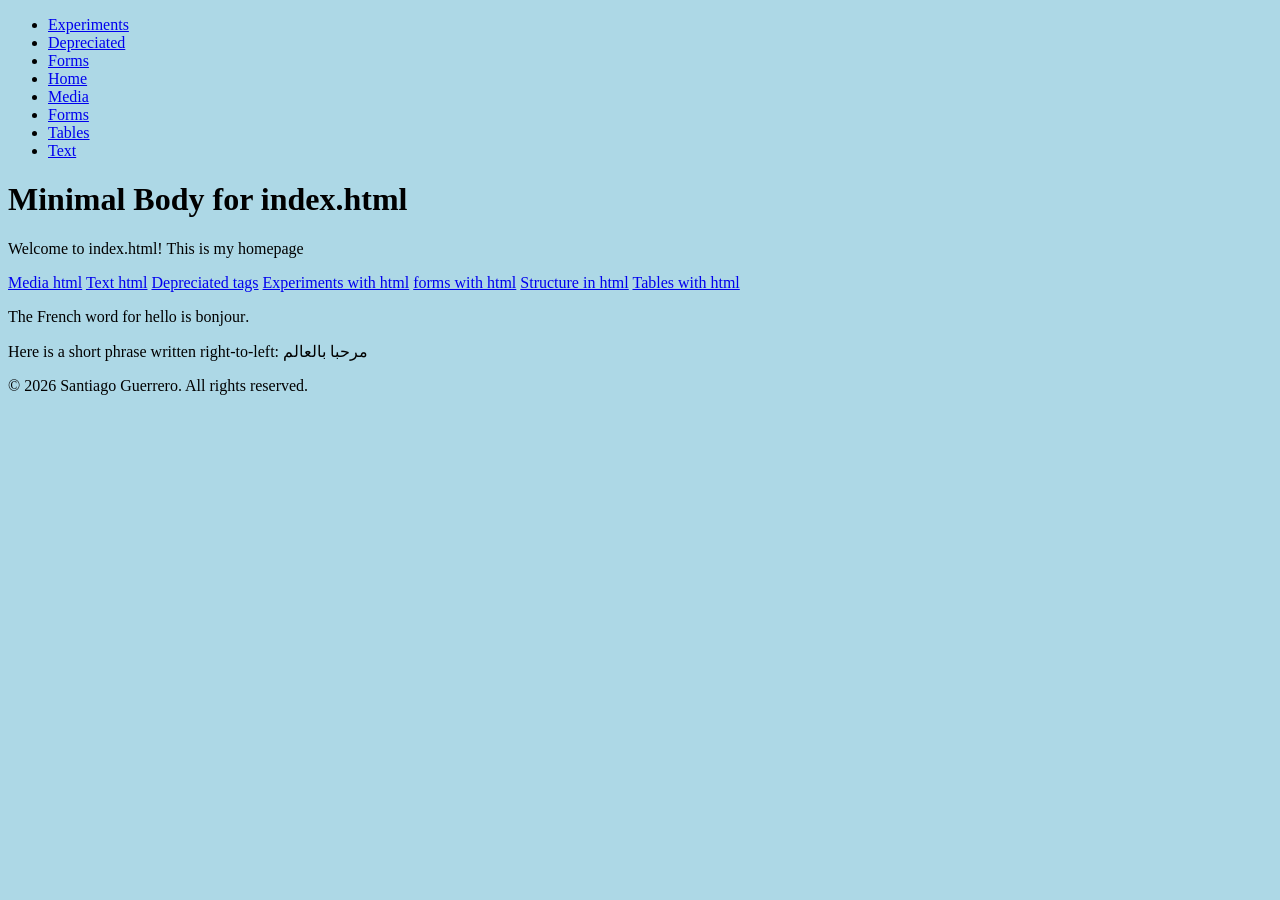
<file: html-reference/index.html>
<!DOCTYPE html>
<html lang="en">
<head>
    <meta charset="UTF-8">
    <meta name="description" content="A website page that focuses of exploring Document Metadata and Page Shell">
    <meta name="viewport" content="width=device-width, initial-scale=1.0">
    <meta name="author" content="Santiago Guerrero">
    <meta http-equiv="X-UA-Compatible" content="IE=edge">
    <meta name="keywords" content="HTML, web development, CSS, JavaScript, meta">
    <base href = http://127.0.0.1:5500/>
    <link rel="stylesheet" href="styles.css">
    <link rel="icon" href="/assets/favicon.png">
    <link rel="canonical" href="https://html-reference.com/index">
    
    <title> Document Metadata and Page Shell </title>

    <link rel="stylesheet" href="styles.css">

    <style>
        body {
            background-color: lightblue;
        }
    </style>

    


</head>

<body>  
    <header>
        <nav>
            <ul>
                <li><a href="experiments.html">Experiments</a></li>
                <li><a href="deprecated.html">Depreciated</a></li>
                <li><a href="forms.html">Forms</a></li>
                <li><a href="index.html">Home</a></li>
                <li><a href="media.html">Media</a></li>
                <li><a href="structured.html">Forms</a></li>
                <li><a href="tables.html">Tables</a></li>
                <li><a href="text.html">Text</a></li>
            </ul>
        </nav>
        <h1>Minimal Body for index.html</h1>
        <p>Welcome to index.html! This is my homepage</p>
        <nav>
            <a href="media.html">Media html</a>
            <a href="text.html">Text html</a>
            <a href="depreciated.html">Depreciated tags</a>
            <a href="experiments.html">Experiments with html</a>
            <a href="forms.html">forms with html</a>
            <a href="structure.html">Structure in html</a>
            <a href="tables.html">Tables with html</a>
        </nav>
    </header>

    <main aria-label="Main content">
        <p>
            The French word for hello is <span lang="fr">bonjour</span>.
        </p>
        <script src="script.js" defer></script>
        <noscript> JavaScript is disabled in your browser. Some features of this site may not work properly. Please turn on JavaScript.</noscript>
        <p>
            Here is a short phrase written right-to-left:
            <span dir="rtl" lang="ar">مرحبا بالعالم</span>
        </p>
    </main>

    <footer>
        <p>&copy; 2026 Santiago Guerrero. All rights reserved.</p>
    </footer>
</body>
</html>
</file>
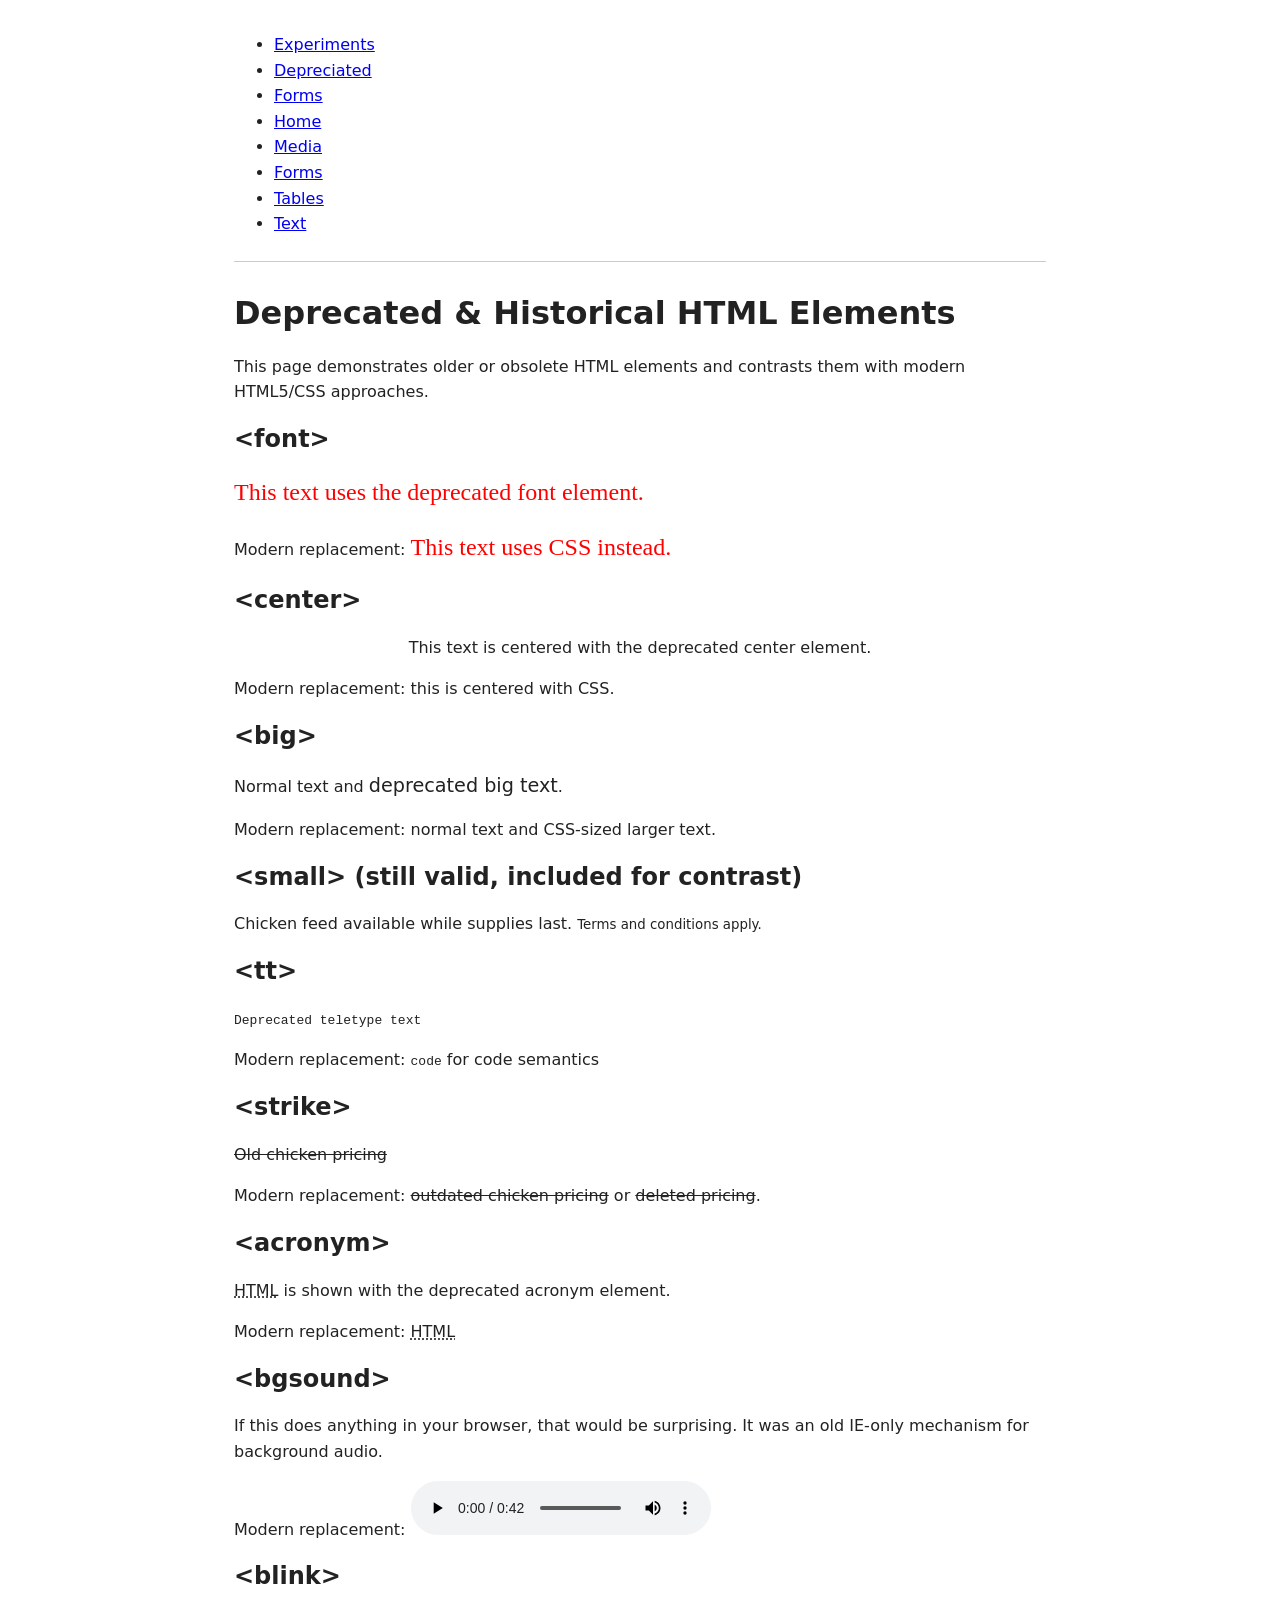
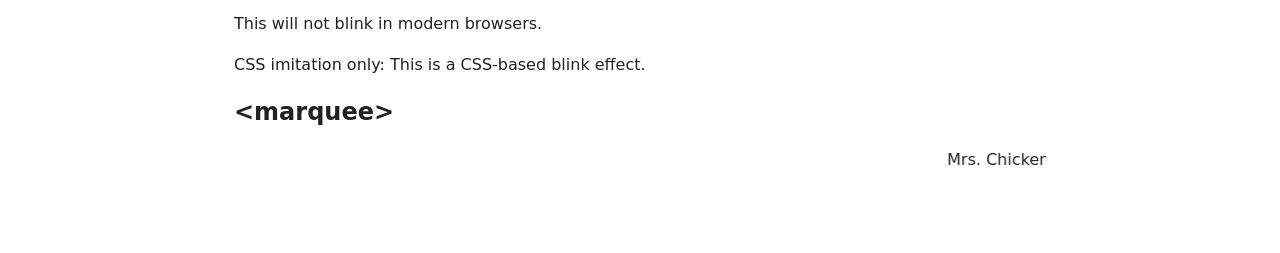
<file: html-reference/deprecated.html>
<!DOCTYPE html>
<html lang="en">
<head>
    <meta charset="UTF-8">
    <meta name="viewport" content="width=device-width, initial-scale=1.0">
    <meta name="description" content="A website page that focuses of demonstration of html depreciated elements and their attributes, as well as their modern replacements">
    <title>Document</title>
    <link rel="stylesheet" href="styles.css">
    <style>
        .fake-marquee {
            overflow: hidden;
            white-space: nowrap;
            box-sizing: border-box;
        }

        .fake-marquee span {
            display: inline-block;
            padding-left: 100%;
            animation: scroll-left 10s linear infinite;
        }

        @keyframes scroll-left {
            from { transform: translateX(0); }
            to { transform: translateX(-100%); }
        }

        .fake-blink {
            animation: blink 1s steps(2, start) infinite;
        }

        @keyframes blink {
            to { visibility: hidden; }
        }
    </style>
</head>

    
<body>

    <nav>
        <ul>
            <li><a href="experiments.html">Experiments</a></li>
            <li><a href="deprecated.html">Depreciated</a></li>
            <li><a href="forms.html">Forms</a></li>
            <li><a href="index.html">Home</a></li>
            <li><a href="media.html">Media</a></li>
            <li><a href="structured.html">Forms</a></li>
            <li><a href="tables.html">Tables</a></li>
            <li><a href="text.html">Text</a></li>
        </ul>
    </nav>

    <!--
        Validator complaints include: font, center, big, tt, strike, acronym,
        marquee, and blink/bgsound.
    -->

    <h1>Deprecated & Historical HTML Elements</h1>
    <p>
        This page demonstrates older or obsolete HTML elements and contrasts them with modern HTML5/CSS approaches.
    </p>

    <section>
        <h2>&lt;font&gt;</h2>
        <!--
            What it did:
            Changed font face, size, and color directly in HTML.

            What to use instead:
            CSS properties like color, font-family, and font-size.
        -->
        <font color="red" size="5" face="Georgia">This text uses the deprecated font element.</font>

        <p>
            Modern replacement:
            <span style="color: red; font-size: 1.5rem; font-family: Georgia, serif;">
                This text uses CSS instead.
            </span>
        </p>
    </section>

    <section>
        <h2>&lt;center&gt;</h2>
        <!--
            What it did:
            Centered its contents horizontally.

            What to use instead:
            CSS text-align: center; or layout tools like flexbox/grid.
        -->
        <center>This text is centered with the deprecated center element.</center>

        <p text-align: center;>
            Modern replacement: this is centered with CSS.
        </p>
    </section>

    <section>
        <h2>&lt;big&gt;</h2>
        <!--
            What it did:
            Increased text size relative to surrounding text.

            What to use instead:
            CSS font-size.
        -->
        <p>Normal text and <big>deprecated big text</big>.</p>

        <p font-size: 0.5rem;>
            Modern replacement: normal text and <span font-size: 1.5rem;>CSS-sized larger text</span>.
        </p>
    </section>

    <section>
        <h2>&lt;small&gt; (still valid, included for contrast)</h2>
        <!--
            What it did:
            Indicates side comments or fine print.

            What to use:
            small is still valid HTML5 for fine print / side comments.
        -->
        <p>Chicken feed available while supplies last. <small>Terms and conditions apply.</small></p>
    </section>

    <section>
        <h2>&lt;tt&gt;</h2>
        <!--
            What it did:
            Rendered text in teletype / monospace style.

            What to use instead:
            code
        -->
        <p><tt>Deprecated teletype text</tt></p>

        <p> Modern replacement: <code>code</code> for code semantics</p>
    </section>

    <section>
        <h2>&lt;strike&gt;</h2>
        <!--
            What it did:
            Drew a line through text.

            What to use instead:
            s for no-longer-accurate text, or del for deleted text.
        -->
        <p><strike>Old chicken pricing</strike></p>

        <p>
            Modern replacement: <s>outdated chicken pricing</s> or <del datetime="2026-03-09">deleted pricing</del>.
        </p>
    </section>

    <section>
        <h2>&lt;acronym&gt;</h2>
        <!--
            What it did:
            Marked up acronyms and abbreviations.

            What to use instead:
            abbr, since acronym was removed for causing confusion.
        -->
        <p><acronym title="HyperText Markup Language">HTML</acronym> is shown with the deprecated acronym element.</p>

        <p>
            Modern replacement:
            <abbr title="HyperText Markup Language">HTML</abbr>
        </p>
    </section>

    <section>
        <h2>&lt;bgsound&gt;</h2>
        <!--
            What it did:
            Played background sound automatically, mainly in old Internet Explorer. Does not work anymore

            What to use instead:
            audio, ideally with controls and user consent / JavaScript control.
        -->
        <bgsound src="assets/sample.mp3" loop="infinite">

        <p>
            If this does anything in your browser, that would be surprising.
            It was an old IE-only mechanism for background audio.
        </p>

        <p>
            Modern replacement:
            <audio controls>
                <source src="assets/sample.mp3" type="audio/mpeg">
                Your browser does not support the audio element.
            </audio>
        </p>
    </section>

    <section>
        <h2>&lt;blink&gt;</h2>
        <!--
            What it did:
            Tried to make text blink on and off.

            What to use instead:
            Usually nothing; blinking is poor for accessibility.
            If a visual effect is absolutely necessary, CSS animation can imitate it.
        -->
        <p><blink>This will not blink in modern browsers.</blink></p>

        <p>
            CSS imitation only:
            <span class="fake-blink">This is a CSS-based blink effect.</span>
        </p>
    </section>

    <section>
        <h2>&lt;marquee&gt;</h2>
        <!--
            What it did:
            Scrolled text automatically across the screen.

            What to use instead:
            CSS animations or JavaScript, if motion is truly needed.
        -->
        <marquee behavior="scroll" direction="left">
            Mrs. Chicken demands premium grain immediately.
        </marquee>

        <p class="replacement fake-marquee">
            <span>Modern replacement: CSS animation can create scrolling text without marquee.</span>
        </p>
    </section>

</body>
</html>
</file>
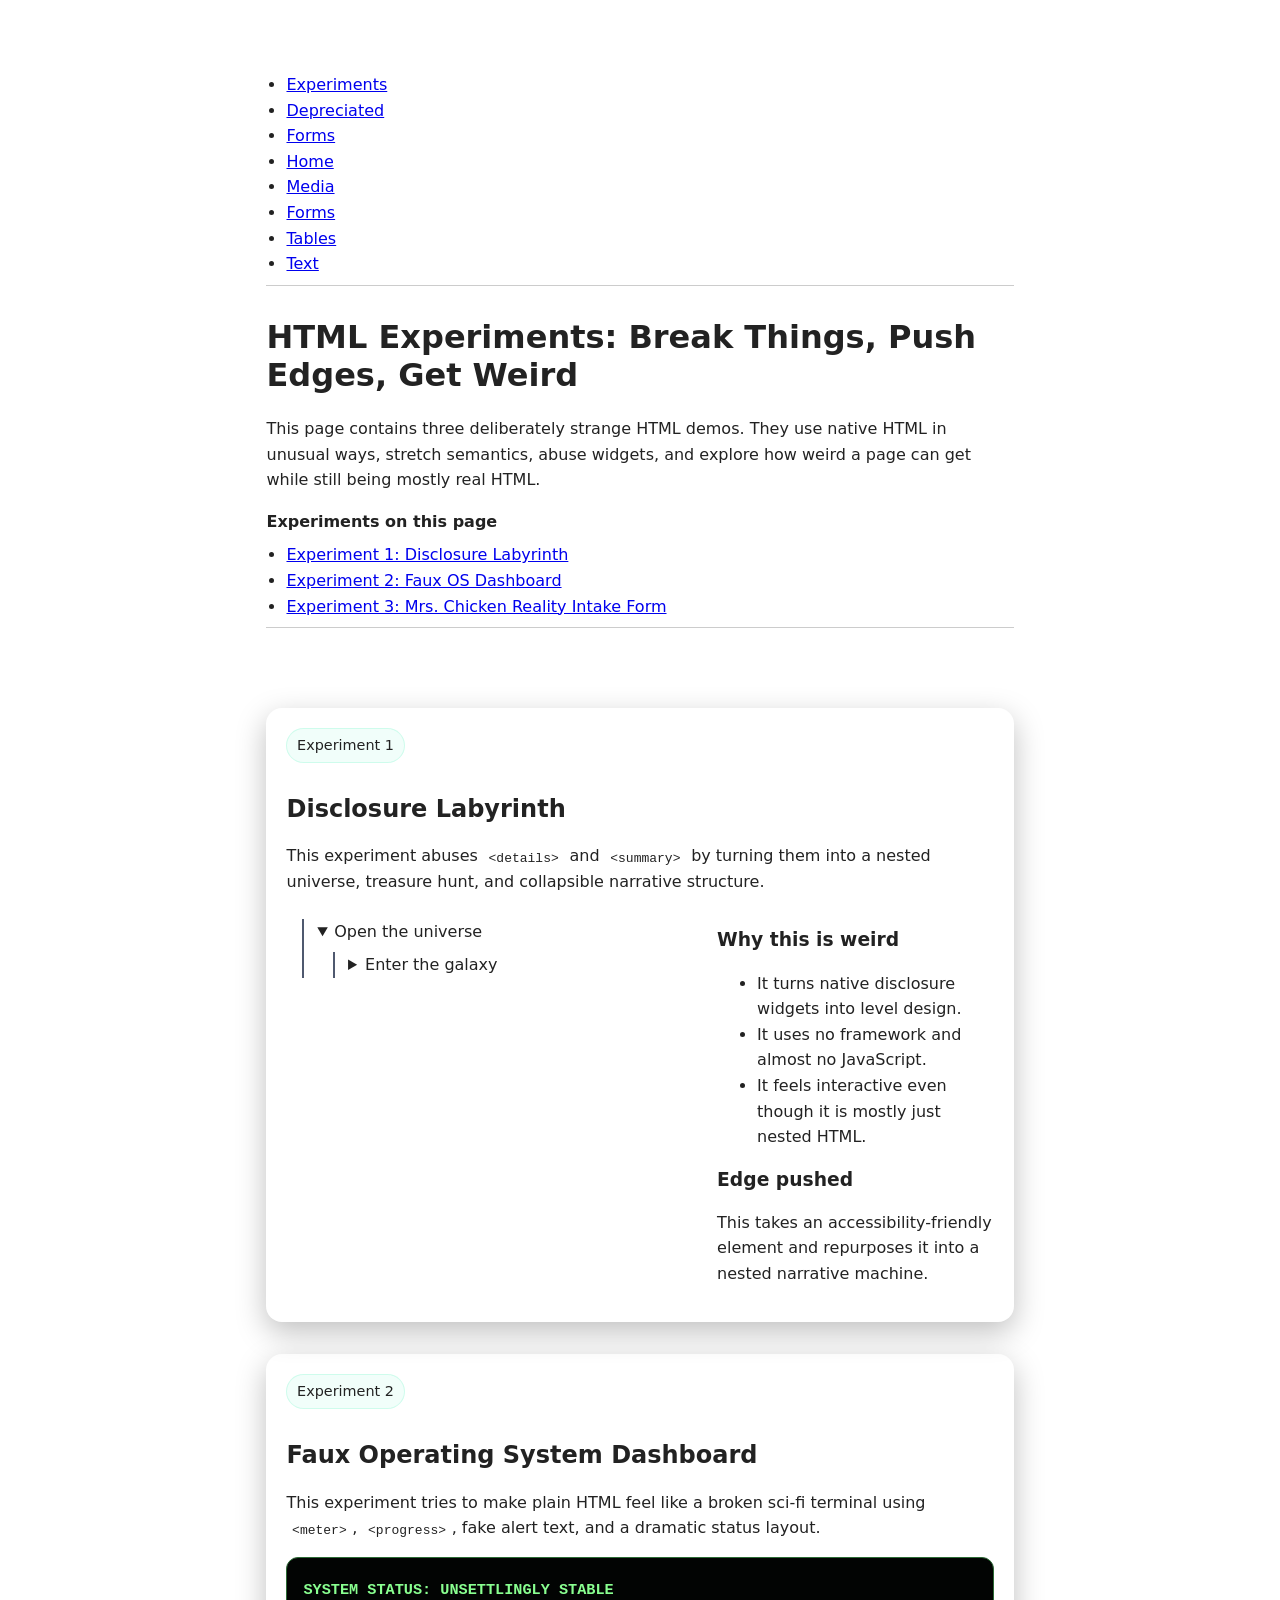
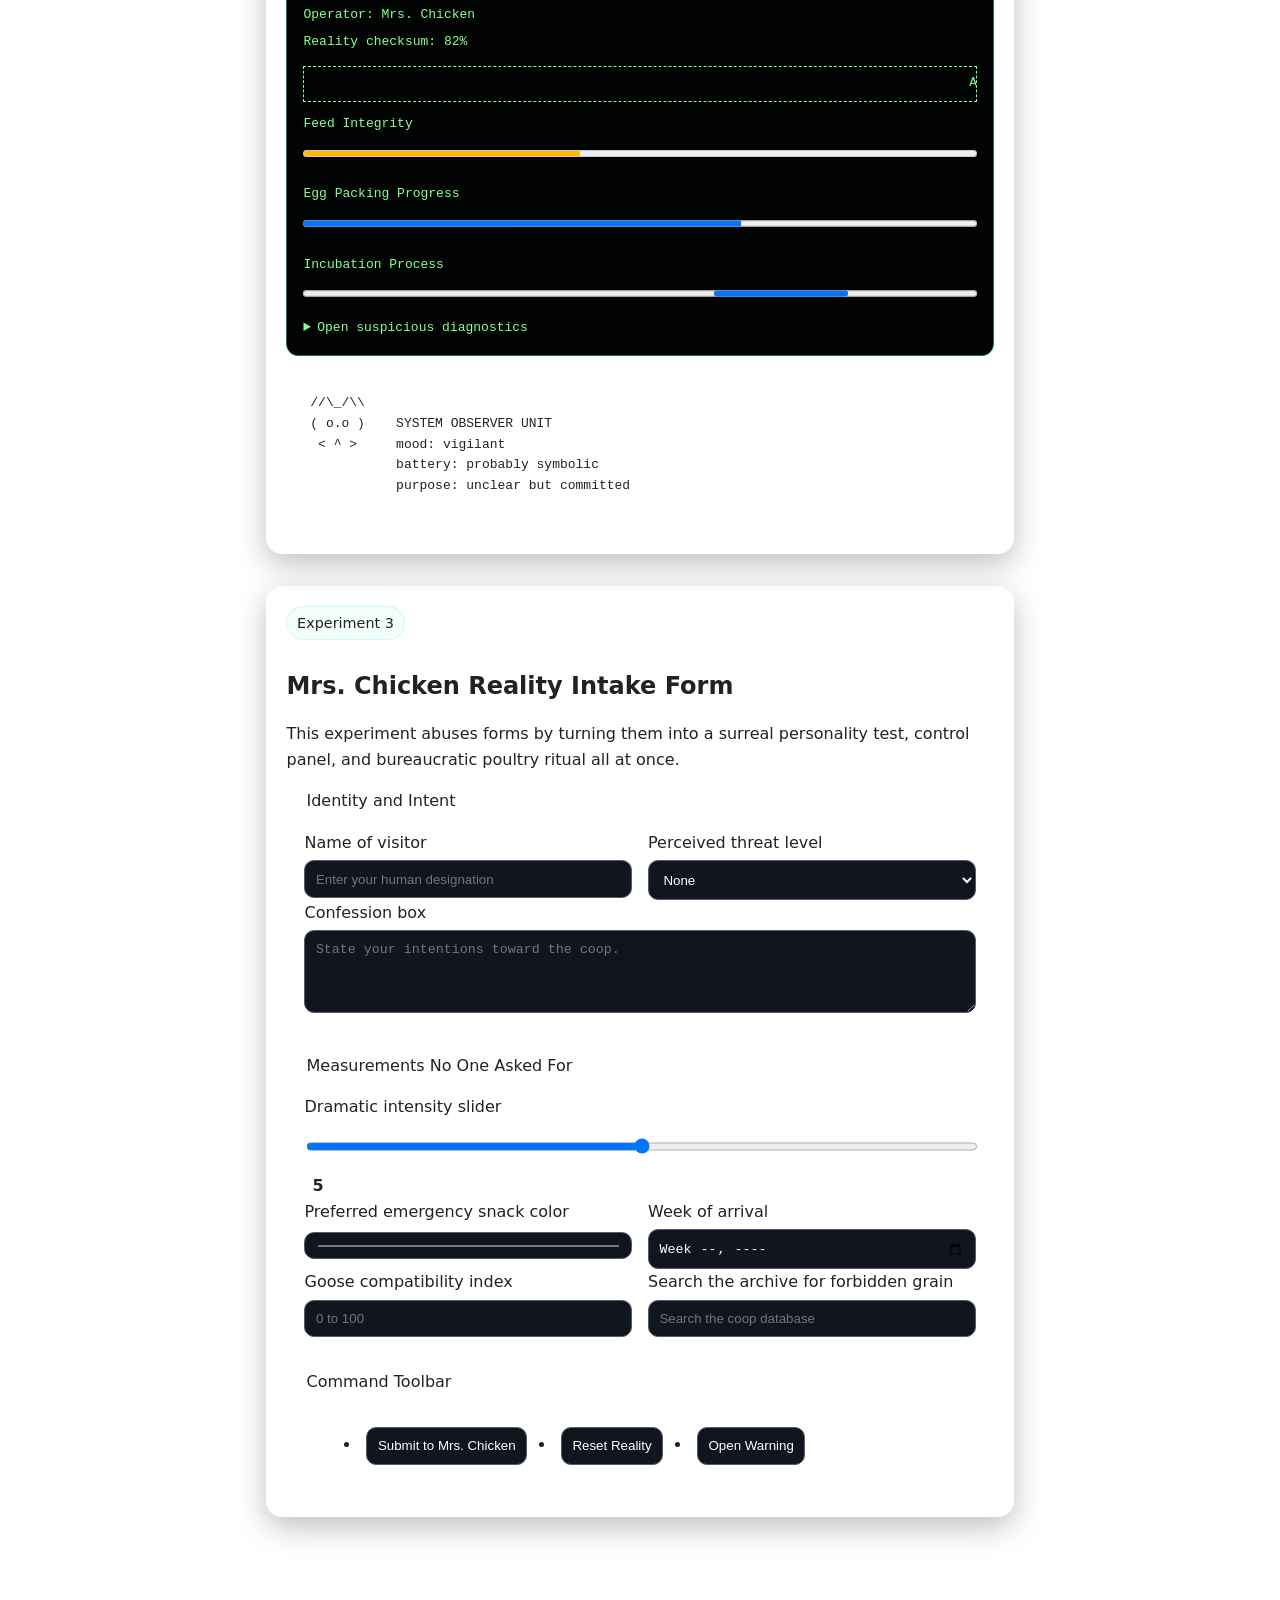
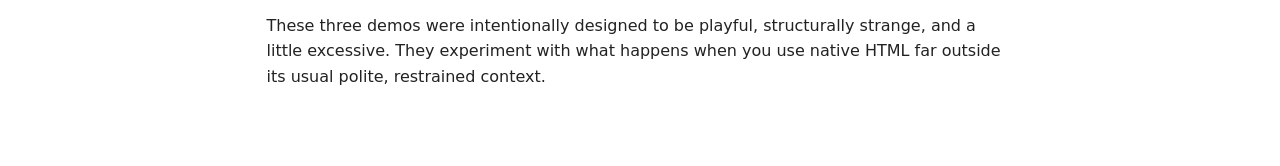
<file: html-reference/experiments.html>
<!DOCTYPE html>
<html lang="en">
<head>
    <meta charset="UTF-8">
    <meta name="viewport" content="width=device-width, initial-scale=1.0">
    <meta name="description" content="A website page that focuses of demonstration of html depreciated elements and their attributes, as well as their modern replacements">
    <title>HTML Experiments</title>
    <link rel="stylesheet" href="styles.css">
    <style>
        * {
            box-sizing: border-box;
        }

        header, main, footer {
            width: min(1100px, 92%);
            margin: 0 auto;
        }

        header {
            padding: 2rem 0 1rem;
        }

        main {
            padding-bottom: 3rem;
        }


        .intro {
            color: var(--muted);
            max-width: 70ch;
        }


        nav ul {
            margin: 0.5rem 0 0;
            padding-left: 1.25rem;
        }

        .experiment {
            margin: 2rem 0;
            padding: 1.25rem;
            background: var(--panel);
            border: 1px solid var(--border);
            border-radius: 16px;
            box-shadow: 0 10px 30px rgba(0,0,0,0.25);
        }

        .label {
            display: inline-block;
            padding: 0.3rem 0.6rem;
            margin-bottom: 0.75rem;
            background: rgba(142,246,209,0.12);
            border: 1px solid rgba(142,246,209,0.35);
            border-radius: 999px;
            color: var(--accent);
            font-size: 0.9rem;
        }

        code {
            background: rgba(255,255,255,0.06);
            padding: 0.1rem 0.35rem;
            border-radius: 6px;
        }

        .muted {
            color: var(--muted);
        }

        .weird-grid {
            display: grid;
            grid-template-columns: 1.2fr 0.8fr;
            gap: 1rem;
        }

        @media (max-width: 850px) {
            .weird-grid {
                grid-template-columns: 1fr;
            }
        }

        /* Experiment 1 */
        .labyrinth details {
            margin: 0.5rem 0 0.5rem 1rem;
            padding-left: 0.8rem;
            border-left: 2px solid #4f596f;
        }

        .labyrinth summary {
            cursor: pointer;
        }

        .labyrinth .treasure {
            padding: 0.75rem;
            border: 1px dashed var(--accent2);
            border-radius: 10px;
            background: rgba(255, 209, 102, 0.08);
        }

        /* Experiment 2 */
        .dashboard {
            background: #020403;
            color: #89ff90;
            font-family: monospace;
            border: 1px solid #2c6b35;
            border-radius: 12px;
            padding: 1rem;
        }

        .dashboard h3,
        .dashboard p {
            margin: 0.4rem 0;
        }

        .dashboard .blink {
            animation: blink 0.8s steps(2, start) infinite;
        }

        .dashboard .ticker {
            overflow: hidden;
            white-space: nowrap;
            border: 1px dashed #89ff90;
            padding: 0.4rem;
            margin: 0.8rem 0;
        }

        .dashboard .ticker span {
            display: inline-block;
            padding-left: 100%;
            animation: slide 12s linear infinite;
        }

        .dashboard meter,
        .dashboard progress {
            width: 100%;
            margin: 0.35rem 0 0.8rem;
        }

        @keyframes blink {
            to { visibility: hidden; }
        }

        @keyframes slide {
            from { transform: translateX(0); }
            to { transform: translateX(-100%); }
        }

        /* Experiment 3 */
        .form-lab {
            display: grid;
            gap: 1rem;
        }

        .form-lab fieldset {
            border: 1px solid var(--border);
            border-radius: 12px;
            padding: 1rem;
        }

        .form-lab label {
            display: block;
            margin-bottom: 0.3rem;
        }

        .form-lab input,
        .form-lab select,
        .form-lab textarea,
        .form-lab button {
            width: 100%;
            max-width: 100%;
            padding: 0.65rem;
            border-radius: 10px;
            border: 1px solid #535d70;
            background: #11151e;
            color: white;
        }

        .form-lab .inline-row {
            display: grid;
            grid-template-columns: 1fr 1fr;
            gap: 1rem;
        }

        @media (max-width: 700px) {
            .form-lab .inline-row {
                grid-template-columns: 1fr;
            }
        }

        .form-lab output {
            display: inline-block;
            min-width: 2ch;
            margin-left: 0.5rem;
            color: var(--accent2);
            font-weight: bold;
        }

        .toolbar {
            display: flex;
            gap: 0.75rem;
            flex-wrap: wrap;
        }

        .toolbar button {
            width: auto;
            cursor: pointer;
        }

        dialog {
            border: none;
            border-radius: 14px;
            padding: 1rem 1.25rem;
            max-width: 32rem;
        }

        dialog::backdrop {
            background: rgba(0,0,0,0.55);
        }

        .ascii {
            white-space: pre-wrap;
            font-family: monospace;
            background: rgba(255,255,255,0.04);
            padding: 1rem;
            border-radius: 12px;
            border: 1px solid var(--border);
        }

        footer {
            padding: 0 0 2rem;
            color: var(--muted);
        }
    </style>
</head>

<body>
    <header>
        <nav>
        <ul>
            <li><a href="experiments.html">Experiments</a></li>
            <li><a href="deprecated.html">Depreciated</a></li>
            <li><a href="forms.html">Forms</a></li>
            <li><a href="index.html">Home</a></li>
            <li><a href="media.html">Media</a></li>
            <li><a href="structured.html">Forms</a></li>
            <li><a href="tables.html">Tables</a></li>
            <li><a href="text.html">Text</a></li>
        </ul>
    </nav>
        <h1>HTML Experiments: Break Things, Push Edges, Get Weird</h1>
        <p class="intro">
            This page contains three deliberately strange HTML demos. They use native HTML in unusual ways,
            stretch semantics, abuse widgets, and explore how weird a page can get while still being mostly real HTML.
        </p>

        <nav aria-label="Experiment navigation">
            <strong>Experiments on this page</strong>
            <ul>
                <li><a href="#experiment-1">Experiment 1: Disclosure Labyrinth</a></li>
                <li><a href="#experiment-2">Experiment 2: Faux OS Dashboard</a></li>
                <li><a href="#experiment-3">Experiment 3: Mrs. Chicken Reality Intake Form</a></li>
            </ul>
        </nav>
    </header>

    <main>
        <section class="experiment" id="experiment-1">
            <span class="label">Experiment 1</span>
            <h2>Disclosure Labyrinth</h2>
            <p class="muted">
                This experiment abuses <code>&lt;details&gt;</code> and <code>&lt;summary&gt;</code> by turning them into
                a nested universe, treasure hunt, and collapsible narrative structure.
            </p>

            <div class="weird-grid">
                <div class="labyrinth">
                    <details open>
                        <summary>Open the universe</summary>

                        <details>
                            <summary>Enter the galaxy</summary>

                            <details>
                                <summary>Approach the solar system</summary>

                                <details>
                                    <summary>Land on the planet</summary>

                                    <details>
                                        <summary>Walk into the city</summary>

                                        <details>
                                            <summary>Find the suspicious building</summary>

                                            <details>
                                                <summary>Find the suspicious door</summary>

                                                <details>
                                                    <summary>Find the suspicious room</summary>

                                                    <details>
                                                        <summary>Find the suspicious fridge</summary>

                                                            <details>
                                                                <summary>Open the fridge of destiny</summary>
                                                                <div class="treasure">
                                                                    <p><strong>You found:</strong> one glowing grape, two existential breadcrumbs, and a receipt from 1997.</p>
                                                                    <p>
                                                                        This is weird because disclosure widgets are being used as spatial navigation instead of simple FAQ toggles.
                                                                    </p>
                                                                </div>
                                                            </details>
                                                    </details>
                                                </details>
                                            </details>
                                        </details>
                                    </details>
                                </details>
                            </details>
                        </details>
                    </details>
                </div>

                <aside>
                    <h3>Why this is weird</h3>
                    <ul>
                        <li>It turns native disclosure widgets into level design.</li>
                        <li>It uses no framework and almost no JavaScript.</li>
                        <li>It feels interactive even though it is mostly just nested HTML.</li>
                    </ul>

                    <h3>Edge pushed</h3>
                    <p>
                        This takes an accessibility-friendly element and repurposes it into a nested narrative machine.
                    </p>
                </aside>
            </div>
        </section>

        <section class="experiment" id="experiment-2">
            <span class="label">Experiment 2</span>
            <h2>Faux Operating System Dashboard</h2>
            <p class="muted">
                This experiment tries to make plain HTML feel like a broken sci-fi terminal using
                <code>&lt;meter&gt;</code>, <code>&lt;progress&gt;</code>, fake alert text, and a dramatic status layout.
            </p>

            <div class="dashboard">
                <h3 class="blink">SYSTEM STATUS: UNSETTLINGLY STABLE</h3>
                <p>Operator: Mrs. Chicken</p>
                <p>Reality checksum: 82%</p>

                <div class="ticker">
                    <span>ALERT • coop morale unstable • duck detected near perimeter • feed purity variance increasing • philosophical egg output exceeds forecast •</span>
                </div>

                <p>Feed Integrity</p>
                <meter min="0" max="100" value="41" low="30" high="80" optimum="95">41</meter>

                <p>Egg Packing Progress</p>
                <progress value="65" max="100">65%</progress>

                <p>Incubation Process</p>
                <progress>Loading...</progress>

                <details>
                    <summary>Open suspicious diagnostics</summary>
                    <ul>
                        <li>Kernel panic caused by rooster opinions</li>
                        <li>Fence line interpreted as emotional boundary</li>
                        <li>Three hay bales now flagged as advisory boards</li>
                    </ul>
                </details>
            </div>

            <div class="ascii" role="img" aria-label="ASCII chicken status card">
 //\_/\\
 ( o.o )    SYSTEM OBSERVER UNIT
  &lt; ^ &gt;     mood: vigilant
            battery: probably symbolic
            purpose: unclear but committed
            </div>
        </section>

        <section class="experiment" id="experiment-3">
            <span class="label">Experiment 3</span>
            <h2>Mrs. Chicken Reality Intake Form</h2>
            <p class="muted">
                This experiment abuses forms by turning them into a surreal personality test, control panel,
                and bureaucratic poultry ritual all at once.
            </p>

            <form class="form-lab" action="#" method="post" onsubmit="event.preventDefault(); document.getElementById('resultDialog').showModal();">
                <fieldset>
                    <legend>Identity and Intent</legend>

                    <div class="inline-row">
                        <div>
                            <label for="visitorName">Name of visitor</label>
                            <input type="text" id="visitorName" name="visitorName" placeholder="Enter your human designation" required>
                        </div>

                        <div>
                            <label for="threatLevel">Perceived threat level</label>
                            <select id="threatLevel" name="threatLevel">
                                <option value="none">None</option>
                                <option value="mild">Mildly suspicious</option>
                                <option value="high">High threat</option>
                                <option value="corn">Mostly corn-shaped</option>
                            </select>
                        </div>
                    </div>

                    <div>
                        <label for="confession">Confession box</label>
                        <textarea id="confession" name="confession" rows="4" maxlength="220" placeholder="State your intentions toward the coop."></textarea>
                    </div>
                </fieldset>

                <fieldset>
                    <legend>Measurements No One Asked For</legend>

                    <div>
                        <label for="dramaticRange">Dramatic intensity slider</label>
                        <input
                            type="range"
                            id="dramaticRange"
                            name="dramaticRange"
                            min="0"
                            max="10"
                            value="5"
                            oninput="dramaticOutput.value = dramaticRange.value">
                        <output id="dramaticOutput" for="dramaticRange">5</output>
                    </div>

                    <div class="inline-row">
                        <div>
                            <label for="snackColor">Preferred emergency snack color</label>
                            <input type="color" id="snackColor" name="snackColor" value="#ffd166">
                        </div>

                        <div>
                            <label for="arrivalWeek">Week of arrival</label>
                            <input type="week" id="arrivalWeek" name="arrivalWeek">
                        </div>
                    </div>

                    <div class="inline-row">
                        <div>
                            <label for="gooseIndex">Goose compatibility index</label>
                            <input type="number" id="gooseIndex" name="gooseIndex" min="0" max="100" step="1" placeholder="0 to 100">
                        </div>

                        <div>
                            <label for="coopSearch">Search the archive for forbidden grain</label>
                            <input type="search" id="coopSearch" name="coopSearch" placeholder="Search the coop database">
                        </div>
                    </div>
                </fieldset>

                <fieldset>
                    <legend>Command Toolbar</legend>
                    <menu class="toolbar">
                        <li><button type="submit">Submit to Mrs. Chicken</button></li>
                        <li><button type="reset">Reset Reality</button></li>
                        <li><button type="button" onclick="document.getElementById('sideDialog').showModal()">Open Warning</button></li>
                    </menu>
                </fieldset>
            </form>

            <dialog id="sideDialog">
                <p><strong>Warning:</strong> Excessive confidence around poultry may result in administrative pecking.</p>
                <button type="button" onclick="document.getElementById('sideDialog').close()">Accept fate</button>
            </dialog>

            <dialog id="resultDialog">
                <p><strong>Submission intercepted.</strong> Mrs. Chicken will review your paperwork in approximately 3 to 5 business sunsets.</p>
                <button type="button" onclick="document.getElementById('resultDialog').close()">Close</button>
            </dialog>
        </section>
    </main>

    <footer>
        <p>
            These three demos were intentionally designed to be playful, structurally strange, and a little excessive.
            They experiment with what happens when you use native HTML far outside its usual polite, restrained context.
        </p>
    </footer>
</body>
</html>
</file>
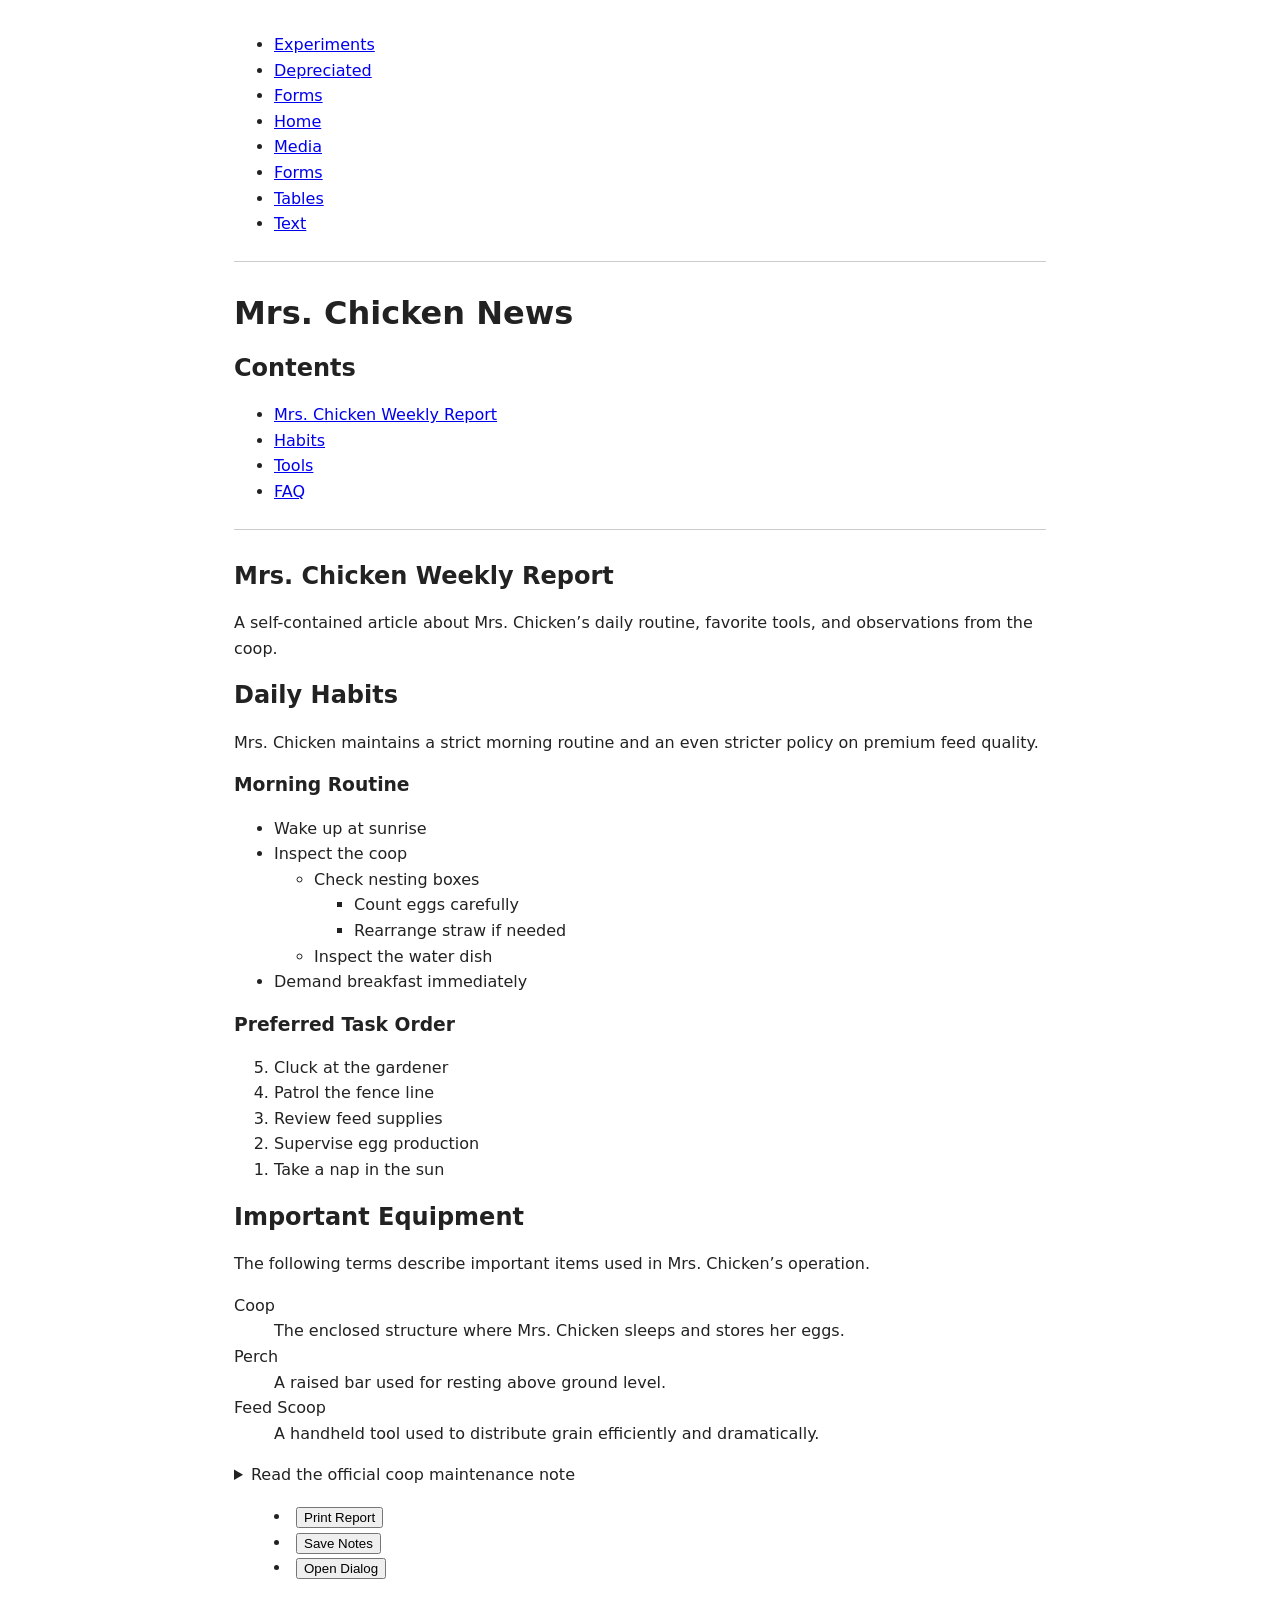
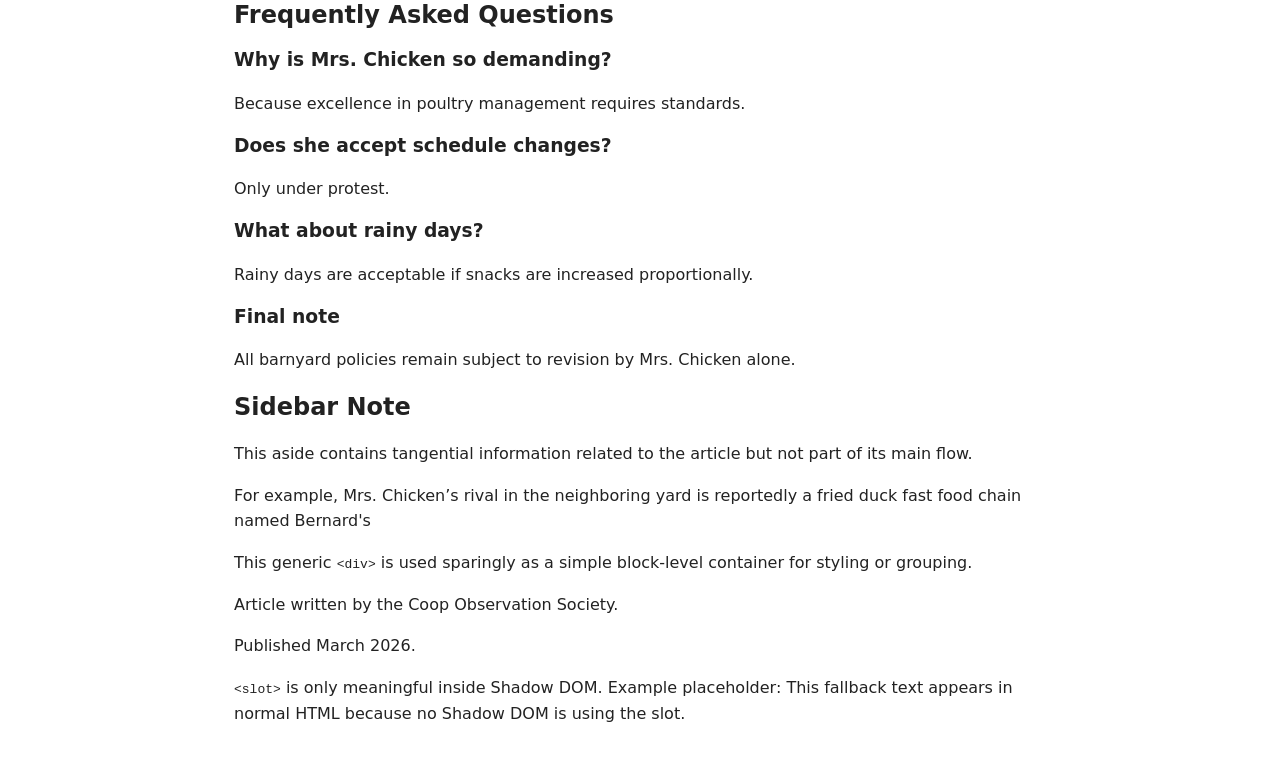
<file: html-reference/structure.html>
<!DOCTYPE html>
<html lang="en">
<head>
    <meta charset="UTF-8">
    <meta name="viewport" content="width=device-width, initial-scale=1.0">
    <meta name="description" content="A website page that focuses of demonstration of html structure elements and their attributes">
    <title>Structure HTML examples</title>
    <link rel="stylesheet" href="styles.css">
</head>

<body>

    <main>
        <nav>
        <ul>
            <li><a href="experiments.html">Experiments</a></li>
            <li><a href="deprecated.html">Depreciated</a></li>
            <li><a href="forms.html">Forms</a></li>
            <li><a href="index.html">Home</a></li>
            <li><a href="media.html">Media</a></li>
            <li><a href="structured.html">Forms</a></li>
            <li><a href="tables.html">Tables</a></li>
            <li><a href="text.html">Text</a></li>
        </ul>
        </nav>
        <h1>Mrs. Chicken News</h1>
        <nav aria-label="Page table of contents">
            <h2>Contents</h2>
            <ul>
                <li><a href="#article1">Mrs. Chicken Weekly Report</a></li>
                <li><a href="#section-habits">Habits</a></li>
                <li><a href="#section-tools">Tools</a></li>
                <li><a href="#section-faq">FAQ</a></li>
            </ul>
        </nav>
    
        <article id="article1">
    
            <header>
                <h2>Mrs. Chicken Weekly Report</h2>
                <p>A self-contained article about Mrs. Chicken’s daily routine, favorite tools, and observations from the coop.</p>
            </header>
    
            <section id="section-habits">
                <h2>Daily Habits</h2>
                <p>Mrs. Chicken maintains a strict morning routine and an even stricter policy on premium feed quality.</p>
    
                <h3>Morning Routine</h3>
                <ul>
                    <li>Wake up at sunrise</li>
                    <li>
                        Inspect the coop
                        <ul>
                            <li>
                                Check nesting boxes
                                <ul>
                                    <li>Count eggs carefully</li>
                                    <li>Rearrange straw if needed</li>
                                </ul>
                            </li>
                            <li>Inspect the water dish</li>
                        </ul>
                    </li>
                    <li>Demand breakfast immediately</li>
                </ul>
    
                <h3>Preferred Task Order</h3>
                <ol start="5" reversed>
                    <li value="5">Cluck at the gardener</li>
                    <li value="4">Patrol the fence line</li>
                    <li value="3">Review feed supplies</li>
                    <li value="2">Supervise egg production</li>
                    <li value="1">Take a nap in the sun</li>
                </ol>
            </section>
    
            <section id="section-tools">
                <h2>Important Equipment</h2>
                <p>The following terms describe important items used in Mrs. Chicken’s operation.</p>
    
                <dl>
                    <dt>Coop</dt>
                    <dd>The enclosed structure where Mrs. Chicken sleeps and stores her eggs.</dd>
    
                    <dt>Perch</dt>
                    <dd>A raised bar used for resting above ground level.</dd>
    
                    <dt>Feed Scoop</dt>
                    <dd>A handheld tool used to distribute grain efficiently and dramatically.</dd>
                </dl>
    
                <details>
                    <summary>Read the official coop maintenance note</summary>
                    <p>All feed containers should remain sealed, dry, and suspiciously well guarded from pigeons.</p>
                </details>
    
                <menu>
                    <li><button type="button">Print Report</button></li>
                    <li><button type="button">Save Notes</button></li>
                    <li><button type="button" onclick="document.getElementById('coopDialog').showModal()">Open Dialog</button></li>
                </menu>
    
                <dialog id="coopDialog">
                    <p>Mrs. Chicken would like to remind you that cracked corn is not a complete meal.</p>
                    <button type="button" onclick="document.getElementById('coopDialog').close()">Close</button>
                </dialog>
            </section>
    
            <section id="section-faq">
                <h2>Frequently Asked Questions</h2>
    
                <h3>Why is Mrs. Chicken so demanding?</h3>
                <p>Because excellence in poultry management requires standards.</p>
    
                <h3>Does she accept schedule changes?</h3>
                <p>Only under protest.</p>
    
                <h3>What about rainy days?</h3>
                <p>Rainy days are acceptable if snacks are increased proportionally.</p>
    
                <h3>Final note</h3>
                <p>All barnyard policies remain subject to revision by Mrs. Chicken alone.</p>
            </section>
    
            <aside>
                <h2>Sidebar Note</h2>
                <p>This aside contains tangential information related to the article but not part of its main flow.</p>
                <p>For example, Mrs. Chicken’s rival in the neighboring yard is reportedly a fried duck fast food chain named Bernard's</p>
            </aside>
    
            <div class="report-note">
                <p>This generic <code>&lt;div&gt;</code> is used sparingly as a simple block-level container for styling or grouping.</p>
            </div>
    
            <footer>
                <p>Article written by the Coop Observation Society.</p>
                <p>Published March 2026.</p>
            </footer>
    
        </article>
    
        <template id="noteTemplate">
            <p>This content is stored in a template and does not render unless activated with JavaScript.</p>
        </template>
    
        <p><code>&lt;slot&gt;</code> is only meaningful inside Shadow DOM. Example placeholder: <slot>This fallback text appears in normal HTML because no Shadow DOM is using the slot.</slot></p>
    
    </main>
</body>
</html>
</file>
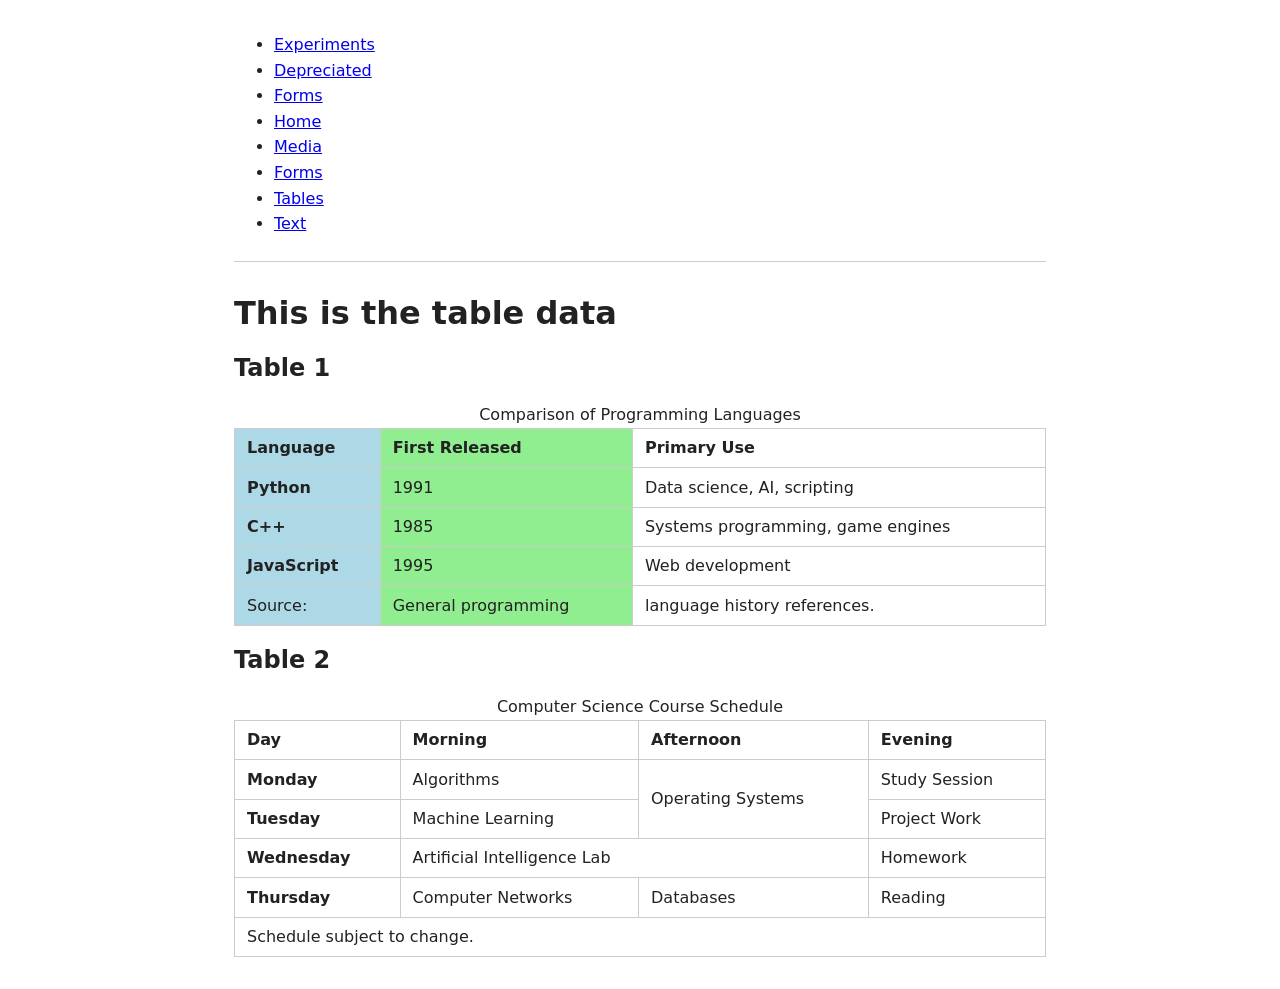
<file: html-reference/tables.html>
<!DOCTYPE html>
<html lang="en">
<head>
    <meta charset="UTF-8">
    <meta name="viewport" content="width=device-width, initial-scale=1.0">
    <meta name="description" content="A website page that focuses of demonstration of html table elements and their attributes">
    <title>Tables page</title>
    <link rel="stylesheet" href="styles.css">
</head>
<body>
    <nav>
        <ul>
            <li><a href="experiments.html">Experiments</a></li>
            <li><a href="deprecated.html">Depreciated</a></li>
            <li><a href="forms.html">Forms</a></li>
            <li><a href="index.html">Home</a></li>
            <li><a href="media.html">Media</a></li>
            <li><a href="structured.html">Forms</a></li>
            <li><a href="tables.html">Tables</a></li>
            <li><a href="text.html">Text</a></li>
        </ul>
    </nav>
    <h1> This is the table data</h1>

    <h2>Table 1</h2>

    <table>

        <caption>Comparison of Programming Languages</caption>
        
        <colgroup>
            <col span="1" style="background-color: lightblue;">
            <col span="1" style="background-color: lightgreen;">
            <col span="1">
        </colgroup>
        
        <thead>
            <tr>
                <th id="lang" scope="col">Language</th>
                <th id="year" scope="col">First Released</th>
                <th id="use" scope="col">Primary Use</th>
            </tr>
        </thead>
        
        <tbody>
            <tr>
                <th id="python" scope="row">Python</th>
                <td headers="python year">1991</td>
                <td headers="python use">Data science, AI, scripting</td>
            </tr>
            
            <tr>
                <th id="cpp" scope="row">C++</th>
                <td headers="cpp year">1985</td>
                <td headers="cpp use">Systems programming, game engines</td>
            </tr>
            
            <tr>
                <th id="javascript" scope="row">JavaScript</th>
                <td headers="javascript year">1995</td>
                <td headers="javascript use">Web development</td>
            </tr>
        </tbody>
        
        <tfoot>
            <tr>
                <td>Source:  </td>
                <td>General programming  </td>
                <td>language history references.</td>
            </tr>
        </tfoot>
        
    </table>





    <h2>Table 2</h2>

    <table>

        <caption>Computer Science Course Schedule</caption>
        
        <thead>
            <tr>
                <th id="day" scope="col">Day</th>
                <th id="morning" scope="col">Morning</th>
                <th id="afternoon" scope="col">Afternoon</th>
                <th id="evening" scope="col">Evening</th>
            </tr>
        </thead>
        
        <tbody>
        
            <tr>
                <th id="mon" scope="row">Monday</th>
                <td headers="mon morning">Algorithms</td>
                <td headers="mon afternoon" rowspan="2">Operating Systems</td>
                <td headers="mon evening">Study Session</td>
            </tr>
            
            <tr>
                <th id="tue" scope="row">Tuesday</th>
                <td headers="tue morning">Machine Learning</td>
                <td headers="tue evening">Project Work</td>
            </tr>
            
            <tr>
                <th id="wed" scope="row">Wednesday</th>
                <td headers="wed morning afternoon" colspan="2">Artificial Intelligence Lab</td>
                <td headers="wed evening">Homework</td>
            </tr>
            
            <tr>
                <th id="thu" scope="row">Thursday</th>
                <td headers="thu morning">Computer Networks</td>
                <td headers="thu afternoon">Databases</td>
                <td headers="thu evening">Reading</td>
            </tr>
        
        </tbody>
        
        <tfoot>
            <tr>
                <td colspan="4">Schedule subject to change.</td>
            </tr>
        </tfoot>
        
    </table>
    
</body>
</html>
</file>
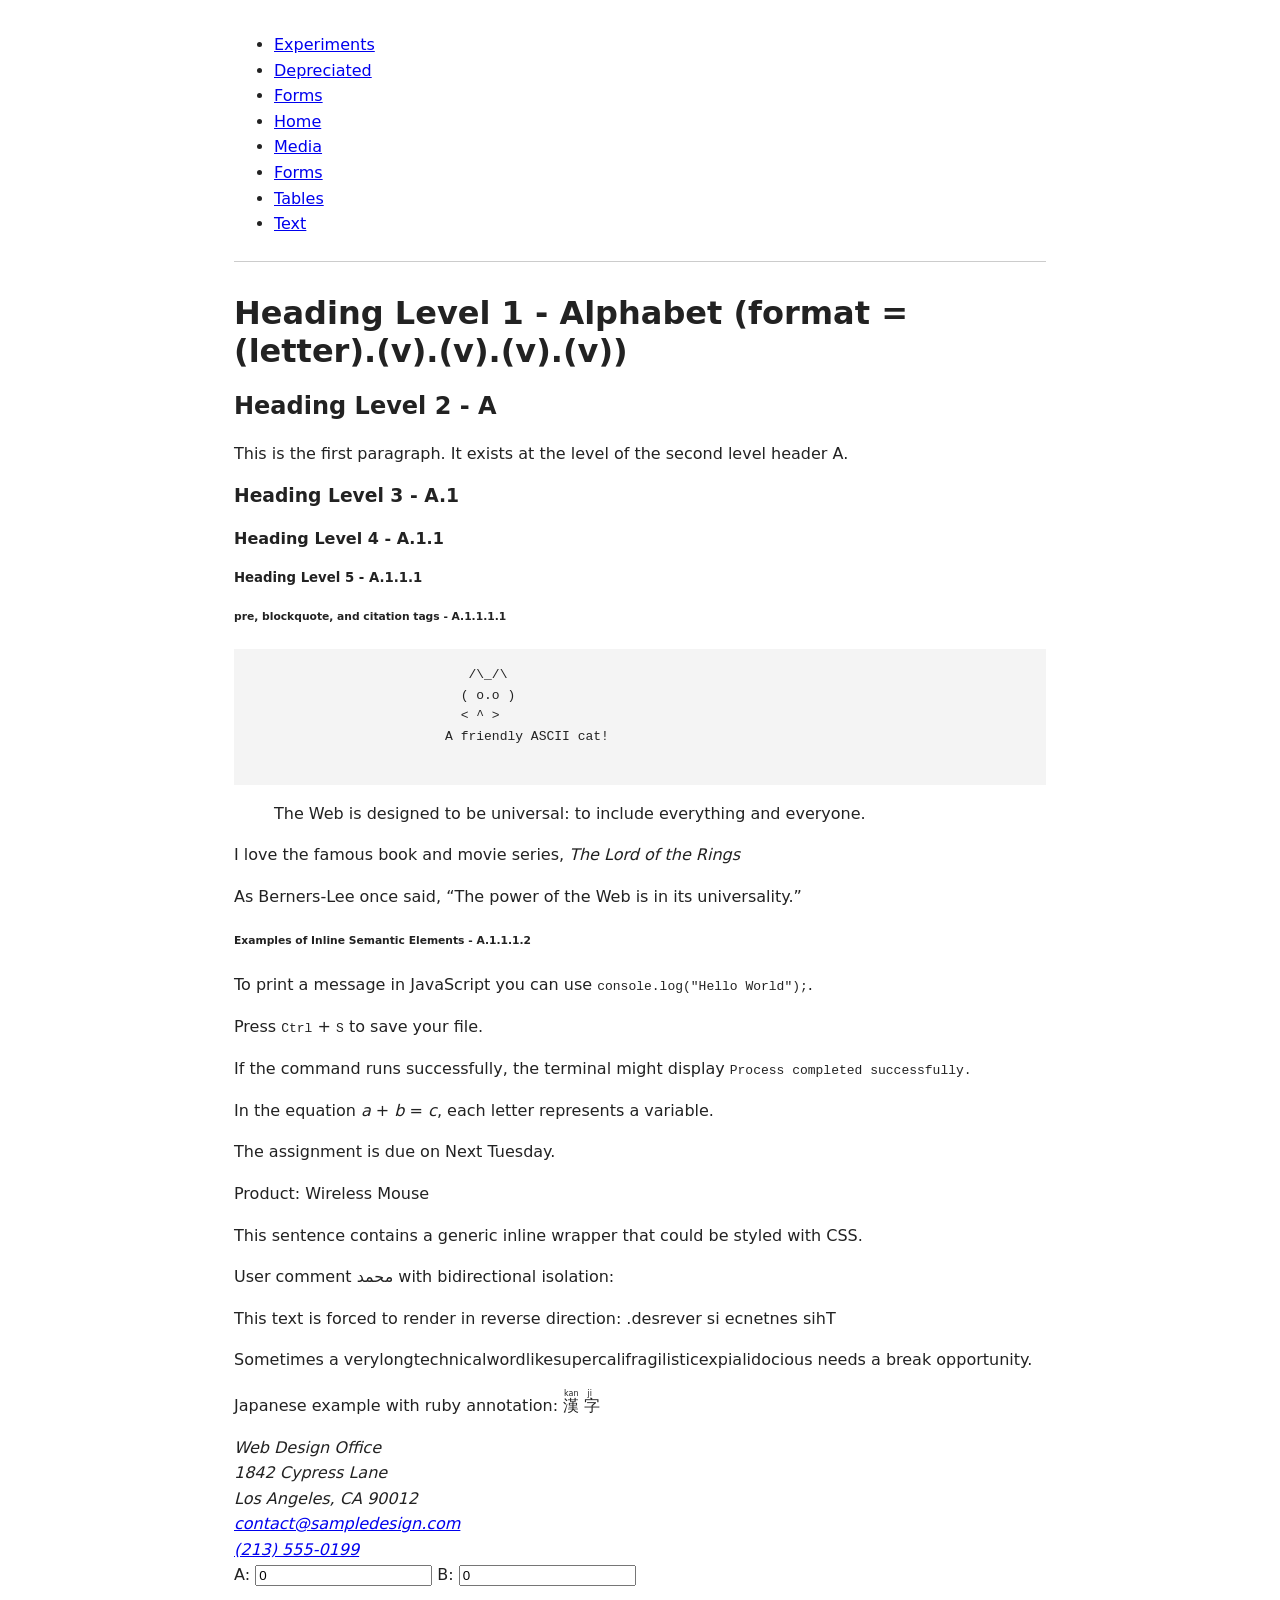
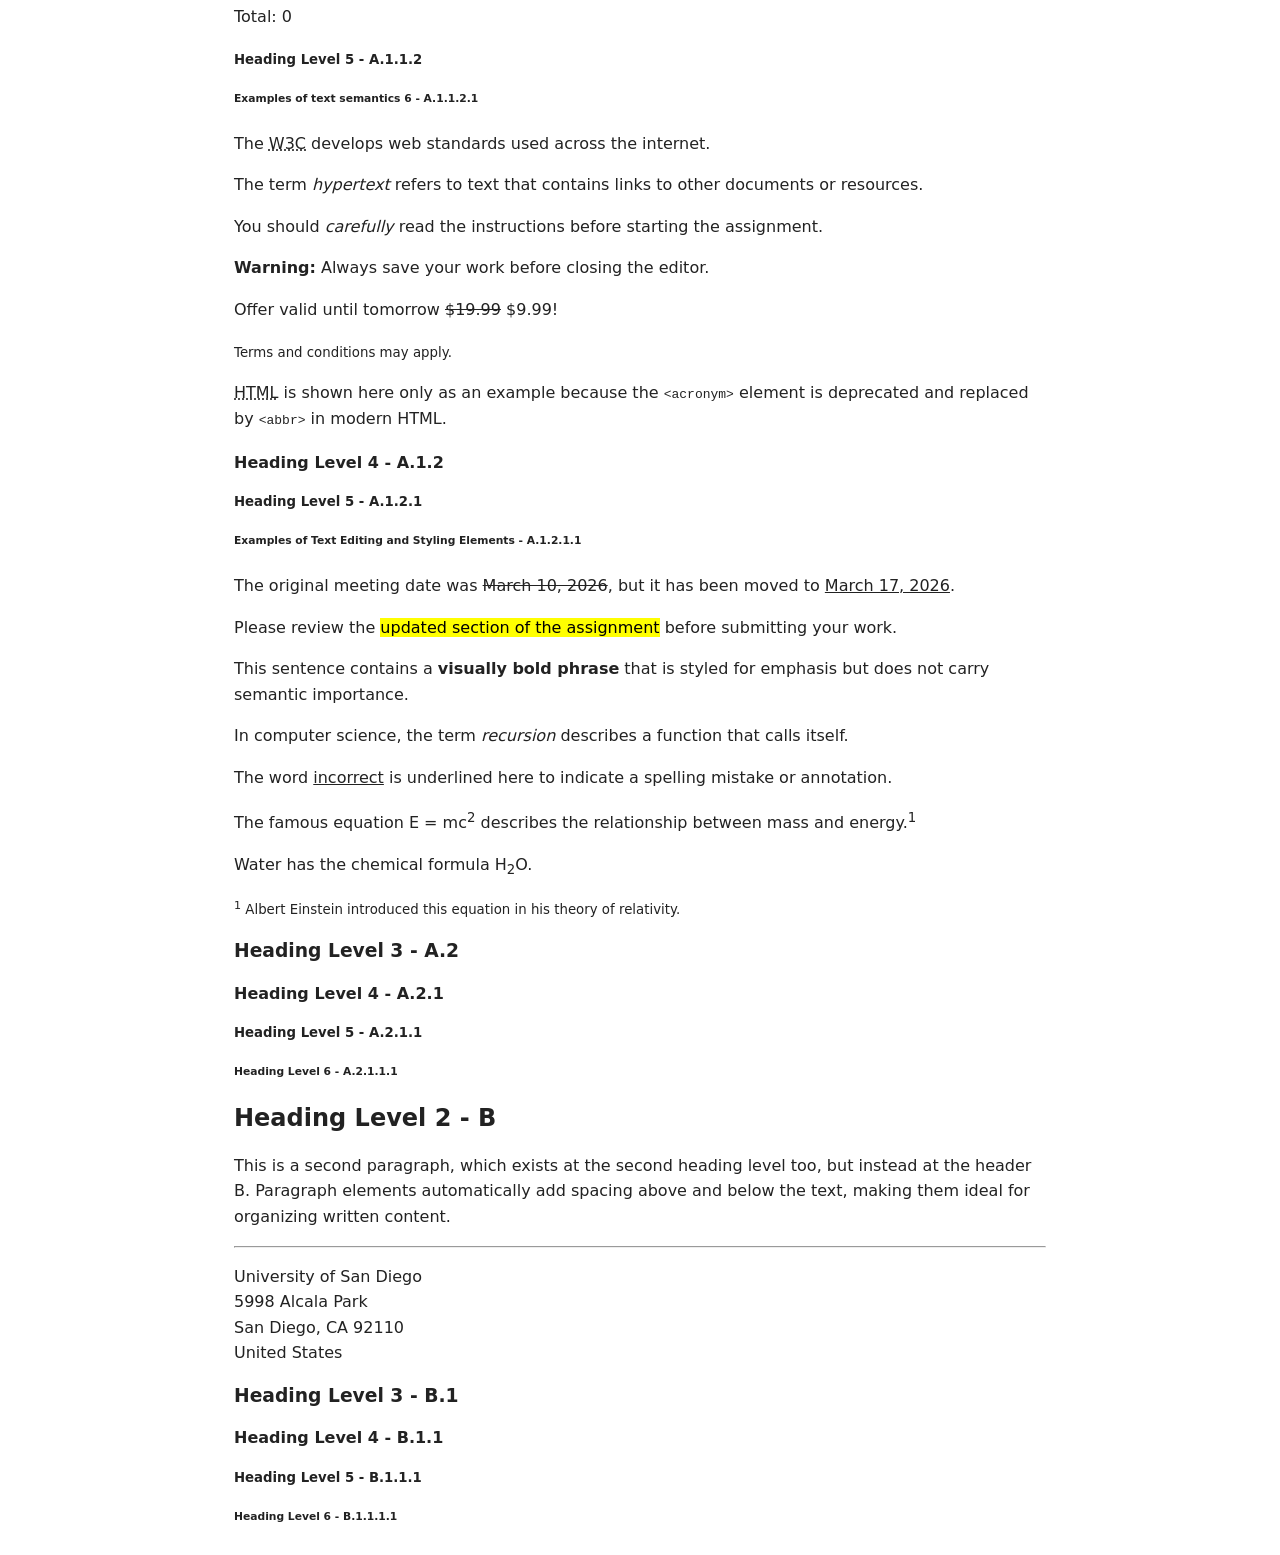
<file: html-reference/text.html>
<!DOCTYPE html>
<html lang="en">
<head>
    <meta charset="UTF-8">
    <meta name="viewport" content="width=device-width, initial-scale=1.0">
    <meta name="description" content="A website page that focuses of demonstration of html text elements and their attributes">
    <title>HTML Text page</title>
    <link rel="stylesheet" href="styles.css">
</head>
<body>
    <nav>
        <ul>
            <li><a href="experiments.html">Experiments</a></li>
            <li><a href="deprecated.html">Depreciated</a></li>
            <li><a href="forms.html">Forms</a></li>
            <li><a href="index.html">Home</a></li>
            <li><a href="media.html">Media</a></li>
            <li><a href="structured.html">Forms</a></li>
            <li><a href="tables.html">Tables</a></li>
            <li><a href="text.html">Text</a></li>
        </ul>
    </nav>
    <h1>Heading Level 1 - Alphabet (format = (letter).(v).(v).(v).(v))</h1>

        <h2>Heading Level 2 - A</h2>

        <p>
            This is the first paragraph. It exists at the level of the second 
            level header A.
        </p>

            <h3>Heading Level 3 - A.1</h3>
                <h4>Heading Level 4 - A.1.1</h4>
                    <h5>Heading Level 5 - A.1.1.1</h5>
                        <h6> pre, blockquote, and citation tags - A.1.1.1.1</h6>
                        <pre>
                            /\_/\
                           ( o.o )
                           &lt; ^ &gt;
                         A friendly ASCII cat!
                        </pre>

                        <blockquote cite="https://www.w3.org/TR/html52/">
                            The Web is designed to be universal: to include everything and everyone.
                        </blockquote>

                        <p>
                            I love the famous book and movie series, 
                            <cite>The Lord of the Rings</cite>
                        </p>
                        
                        <p>
                            As Berners-Lee once said, 
                            <q cite="https://www.w3.org/People/Berners-Lee/">The power of the Web is in its universality.</q>
                        </p>

                        <h6> Examples of Inline Semantic Elements - A.1.1.1.2</h6>
                        
                        <p>
                            To print a message in JavaScript you can use 
                            <code>console.log("Hello World");</code>.
                        </p>

                        <p>
                            Press <kbd>Ctrl</kbd> + <kbd>S</kbd> to save your file.
                        </p>
                            
                        <p>
                            If the command runs successfully, the terminal might display 
                            <samp>Process completed successfully.</samp>
                        </p>
                            
                        <p>
                            In the equation <var>a</var> + <var>b</var> = <var>c</var>, each letter represents a variable.
                        </p>

                        <p>
                            The assignment is due on 
                            <time datetime="2026-03-10">Next Tuesday</time>.
                        </p>
                            
                        <p>
                            Product: <data value="SKU-87231">Wireless Mouse</data>
                        </p>
                            
                        <p>
                            This sentence contains a <span class="highlight">generic inline wrapper</span> that could be styled with CSS.
                        </p>

                        <p>
                            User comment <bdi dir="auto">محمد</bdi> with bidirectional isolation:
                        </p>
                            
                        <p>
                            This text is forced to render in reverse direction:
                            <bdo dir="rtl">This sentence is reversed.</bdo>
                        </p>
                            
                        <p>
                            Sometimes a verylongtechnicalwordlike<wbr>supercalifragilisticexpialidocious
                            needs a break opportunity.
                        </p>

                        <p>
                            Japanese example with ruby annotation:
                            <ruby>
                                漢 <rp>(</rp><rt>kan</rt><rp>)</rp>
                                字 <rp>(</rp><rt>ji</rt><rp>)</rp>
                            </ruby>
                        </p>

                        <address>
                            Web Design Office<br>
                            1842 Cypress Lane<br>
                            Los Angeles, CA 90012<br>
                            <a href="mailto:contact@sampledesign.com">contact@sampledesign.com</a><br>
                            <a href="tel:+12135550199">(213) 555-0199</a>
                        </address>


                        <form oninput="total.value = Number(a.value) + Number(b.value)">
                            <label for="a">A:</label>
                            <input id="a" name="a" type="number" value="0">

                            <label for="b">B:</label>
                            <input id="b" name="b" type="number" value="0">

                            <p>Total: <output name="total" for="a b">0</output></p>
                        </form>
                    

                    <h5>Heading Level 5 - A.1.1.2</h5>
                        <h6> Examples of text semantics 6 - A.1.1.2.1</h6>
                        <p>
                            The <abbr title="World Wide Web Consortium">W3C</abbr> develops web standards used across the internet.
                        </p>

                        <p>
                            The term <dfn>hypertext</dfn> refers to text that contains links to other documents or resources.
                        </p>

                        <p>
                            You should <em>carefully</em> read the instructions before starting the assignment.
                        </p>
                    
                        <p>
                            <strong>Warning:</strong> Always save your work before closing the editor.
                        </p>

                        <p>
                            Offer valid until tomorrow <s>$19.99</s> $9.99!
                        </p>
                            
                        <p>
                            <small>Terms and conditions may apply.</small>
                        </p>

                        <p>
                            <abbr title="HyperText Markup Language">HTML</abbr> is shown here only as an example because the 
                            <code>&lt;acronym&gt;</code> element is deprecated and replaced by <code>&lt;abbr&gt;</code> in modern HTML.
                        </p>

                <h4>Heading Level 4 - A.1.2</h4>
                    <h5>Heading Level 5 - A.1.2.1</h5>
                        <h6> Examples of Text Editing and Styling Elements - A.1.2.1.1</h6>
                        
                        <p>
                            The original meeting date was 
                            <del datetime="2026-03-01">March 10, 2026</del>, 
                            but it has been moved to 
                            <ins datetime="2026-03-02">March 17, 2026</ins>.
                        </p>

                        <p>
                            Please review the <mark>updated section of the assignment</mark> before submitting your work.
                        </p>
                            
                        <p>
                            This sentence contains a <b>visually bold phrase</b> that is styled for emphasis but does not carry semantic importance.
                        </p>
                            
                         <p>
                            In computer science, the term <i>recursion</i> describes a function that calls itself.
                        </p>
                            
                        <p>
                            The word <u>incorrect</u> is underlined here to indicate a spelling mistake or annotation.
                        </p>
                            
                        <p>
                            The famous equation E = mc<sup>2</sup> describes the relationship between mass and energy.<sup>1</sup>
                        </p>
                            
                        <p>
                            Water has the chemical formula H<sub>2</sub>O.
                        </p>
                            
                        <p>
                            <small><sup>1</sup> Albert Einstein introduced this equation in his theory of relativity.</small>
                        </p>
                

            <h3>Heading Level 3 - A.2</h3>
                <h4>Heading Level 4 - A.2.1</h4>
                    <h5>Heading Level 5 - A.2.1.1</h5>
                        <h6>Heading Level 6 - A.2.1.1.1</h6>

        <h2>Heading Level 2 - B</h2>

        <p>
            This is a second paragraph, which exists at the second heading level too, but instead
            at the header B. Paragraph elements automatically add spacing above
            and below the text, making them ideal for organizing written content.
        </p>

        <hr>

        <p>
            University of San Diego<br>
            5998 Alcala Park<br>
            San Diego, CA 92110<br>
            United States
        </p>
        
            <h3>Heading Level 3 - B.1</h3>
                <h4>Heading Level 4 - B.1.1 </h4>
                    <h5>Heading Level 5 - B.1.1.1</h5>
                        <h6>Heading Level 6 - B.1.1.1.1</h6>

</body>
</html>
</file>
<file: html-reference/styles.css>
/* styles.css - HTML Kitchen Sink Site */

*, *::before, *::after {
    box-sizing:border-box
}

body {
    font-family: system-ui, sans-serif;
    line-height: 1.6;
    max-width: 860px;
    margin: 2rem auto;
    padding: 0 1.5rem;
    color: #222
}

nav {
    border-bottom: 1px solid #ccc;
    padding-bottom: 0.5rem;
    margin-bottom: 2rem;
}

nav {
    border-bottom: 1px solid #ccc;
    padding-bottom: 0.5rem;
    margin-bottom: 2rem;
}

nav {
    border-bottom: 1px solid #ccc;
    padding-bottom: 0.5rem;
    margin-bottom: 2rem;
}

nav a {
    margin-right: 1rem;
}

h1,h2,h3,h4,h5,h6 {
    line-height: 1.2;
}

pre {
    background: #f4f4f4;
    padding: 1rem;
    overflow-x: auto;
}

table {
    border-collapse: collapse;
    width: 100%;
}

th,td {
    border: 1px solid #ccc;
    padding: 0.4rem 0.75rem;
    text-align: left;
}

img, video, audio {
    max-width: 100%;
}
</file>
